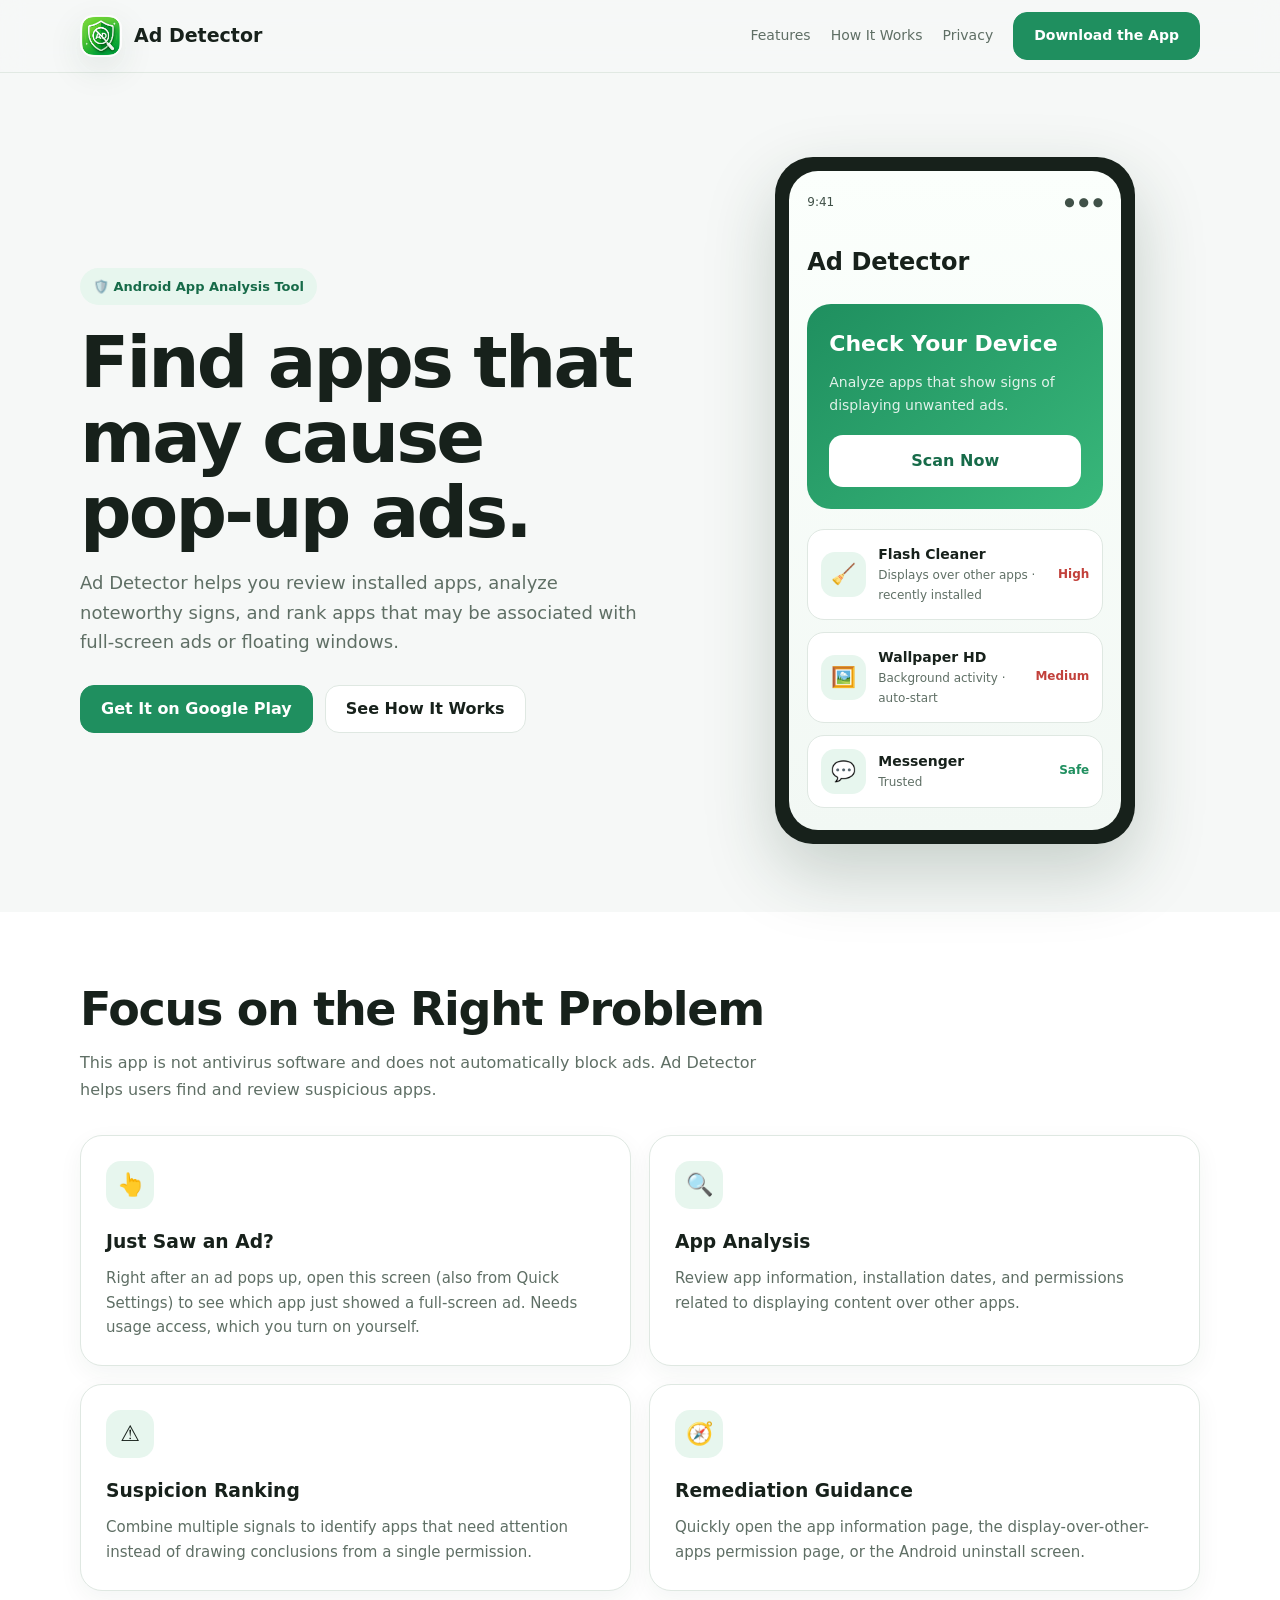
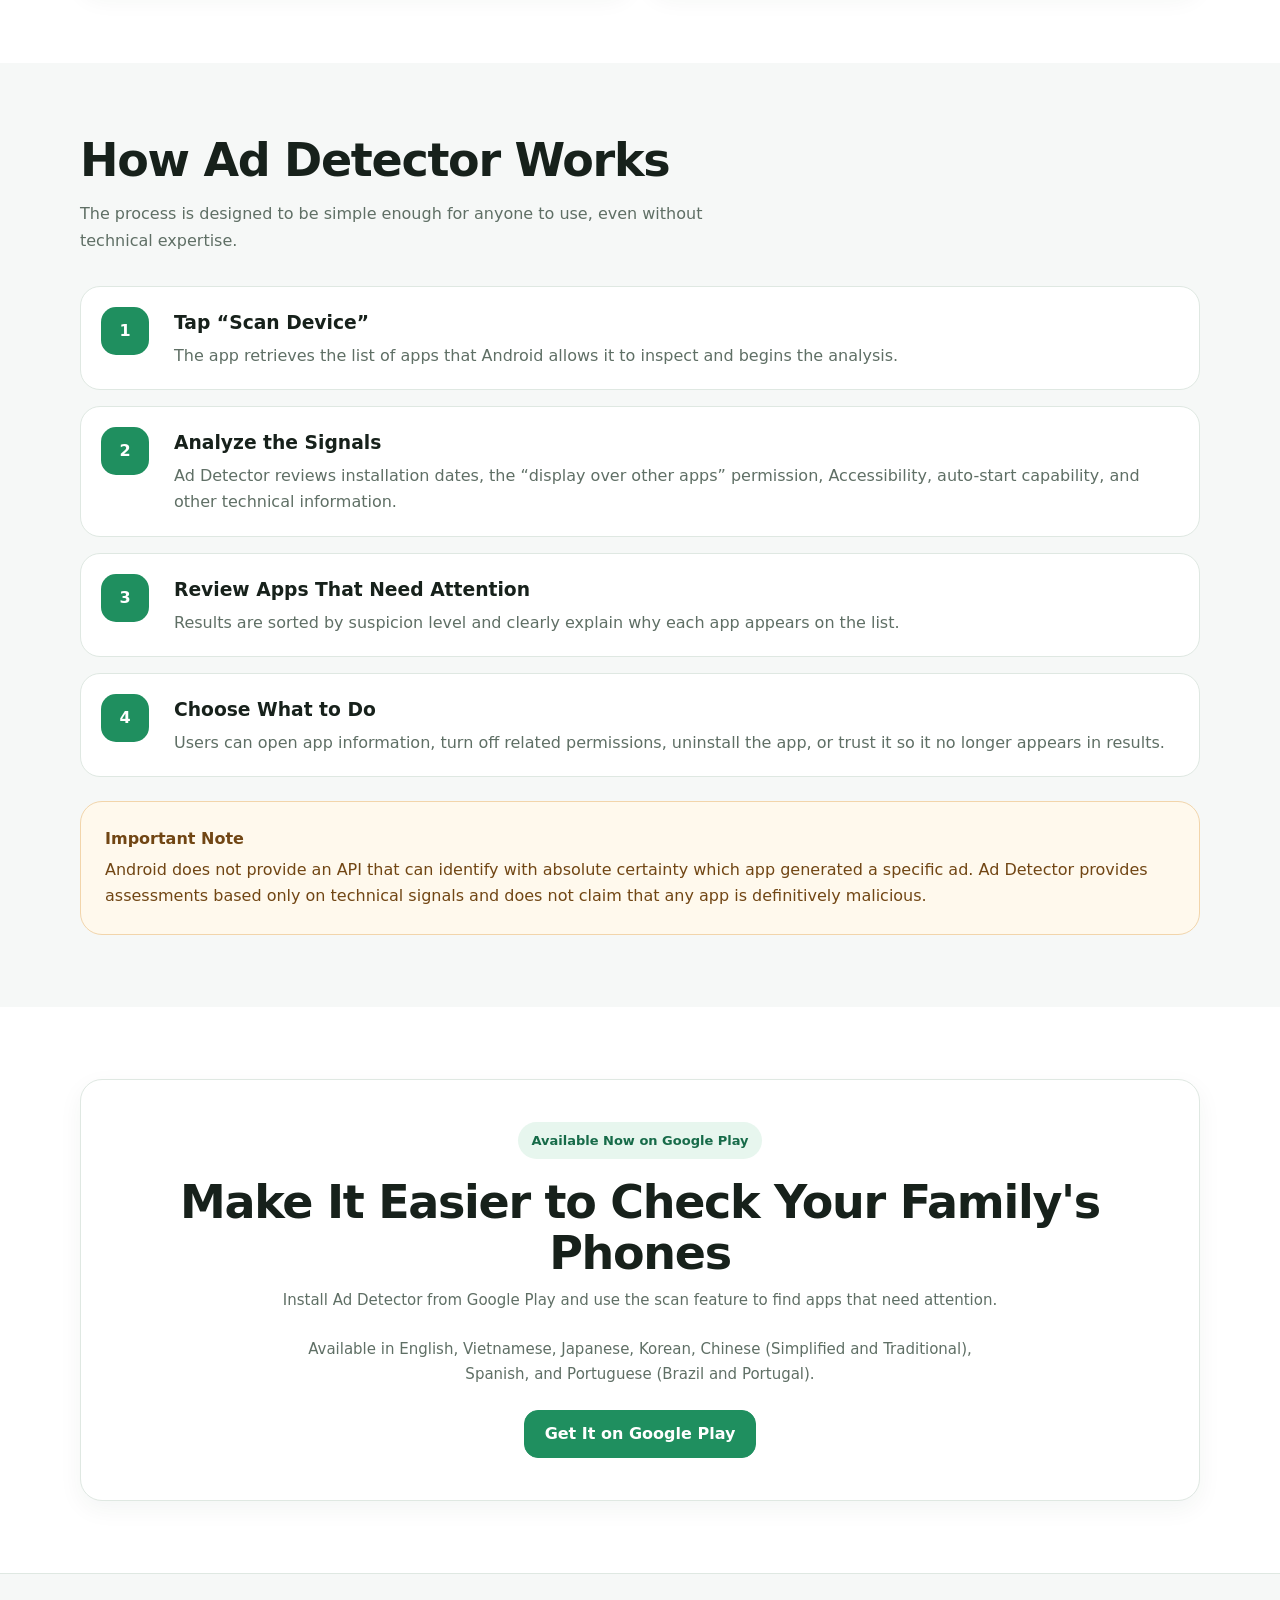
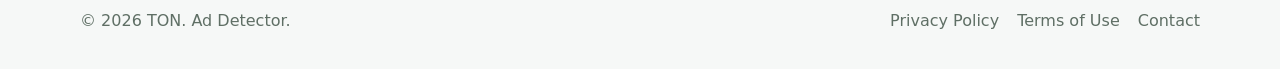
<file: index.html>
<!doctype html>
<html lang="en">
<head>
  <meta charset="utf-8">
  <meta name="viewport" content="width=device-width, initial-scale=1">
  <title>Ad Detector - Find Apps That May Cause Pop-up Ads</title>
  <meta name="description" content="Ad Detector analyzes the apps on your device and identifies apps showing suspicious signs associated with unwanted pop-up ads.">
  <link rel="icon" type="image/png" href="assets/logo.png">
  <link rel="stylesheet" href="assets/style.css">
</head>
<body>
  <nav class="nav">
    <div class="container nav-inner">
      <a class="brand" href="index.html">
        <img class="logo" src="assets/logo.png" alt="Ad Detector logo">
        <span>Ad Detector</span>
      </a>
      <div class="nav-links">
        <a href="#features">Features</a>
        <a href="#how">How It Works</a>
        <a href="privacy.html">Privacy</a>
        <a class="btn btn-primary" href="https://play.google.com/store/apps/details?id=com.ton.addetector">Download the App</a>
      </div>
    </div>
  </nav>

  <main>
    <section class="hero">
      <div class="container hero-grid">
        <div>
          <span class="badge">🛡️ Android App Analysis Tool</span>
          <h1>Find apps that may cause pop-up ads.</h1>
          <p>
            Ad Detector helps you review installed apps, analyze noteworthy signs,
            and rank apps that may be associated with full-screen ads or floating windows.
          </p>
          <div class="actions">
            <a class="btn btn-primary" href="https://play.google.com/store/apps/details?id=com.ton.addetector">Get It on Google Play</a>
            <a class="btn btn-secondary" href="#how">See How It Works</a>
          </div>
        </div>

        <div class="phone" aria-label="Ad Detector interface preview">
          <div class="phone-screen">
            <div class="phone-top"><span>9:41</span><span>● ● ●</span></div>
            <div class="app-title">Ad Detector</div>
            <div class="scan-card">
              <strong>Check Your Device</strong>
              <p>Analyze apps that show signs of displaying unwanted ads.</p>
              <div class="scan-button">Scan Now</div>
            </div>
            <div class="mini-list">
              <div class="mini-item">
                <div class="mini-icon">🧹</div>
                <div>
                  <div class="mini-title">Flash Cleaner</div>
                  <div class="mini-sub">Displays over other apps · recently installed</div>
                </div>
                <div class="risk">High</div>
              </div>
              <div class="mini-item">
                <div class="mini-icon">🖼️</div>
                <div>
                  <div class="mini-title">Wallpaper HD</div>
                  <div class="mini-sub">Background activity · auto-start</div>
                </div>
                <div class="risk">Medium</div>
              </div>
              <div class="mini-item">
                <div class="mini-icon">💬</div>
                <div>
                  <div class="mini-title">Messenger</div>
                  <div class="mini-sub">Trusted</div>
                </div>
                <div style="font-size:12px;font-weight:800;color:#1f8f5f">Safe</div>
              </div>
            </div>
          </div>
        </div>
      </div>
    </section>

    <section id="features" class="section section-white">
      <div class="container">
        <div class="section-head">
          <h2>Focus on the Right Problem</h2>
          <p>This app is not antivirus software and does not automatically block ads. Ad Detector helps users find and review suspicious apps.</p>
        </div>
        <div class="cards">
          <div class="card">
            <div class="card-icon">👆</div>
            <h3>Just Saw an Ad?</h3>
            <p>Right after an ad pops up, open this screen (also from Quick Settings) to see which app just showed a full-screen ad. Needs usage access, which you turn on yourself.</p>
          </div>
          <div class="card">
            <div class="card-icon">🔍</div>
            <h3>App Analysis</h3>
            <p>Review app information, installation dates, and permissions related to displaying content over other apps.</p>
          </div>
          <div class="card">
            <div class="card-icon">⚠️</div>
            <h3>Suspicion Ranking</h3>
            <p>Combine multiple signals to identify apps that need attention instead of drawing conclusions from a single permission.</p>
          </div>
          <div class="card">
            <div class="card-icon">🧭</div>
            <h3>Remediation Guidance</h3>
            <p>Quickly open the app information page, the display-over-other-apps permission page, or the Android uninstall screen.</p>
          </div>
        </div>
      </div>
    </section>

    <section id="how" class="section">
      <div class="container">
        <div class="section-head">
          <h2>How Ad Detector Works</h2>
          <p>The process is designed to be simple enough for anyone to use, even without technical expertise.</p>
        </div>
        <div class="steps">
          <div class="step">
            <div>
              <h3>Tap “Scan Device”</h3>
              <p>The app retrieves the list of apps that Android allows it to inspect and begins the analysis.</p>
            </div>
          </div>
          <div class="step">
            <div>
              <h3>Analyze the Signals</h3>
              <p>Ad Detector reviews installation dates, the “display over other apps” permission, Accessibility, auto-start capability, and other technical information.</p>
            </div>
          </div>
          <div class="step">
            <div>
              <h3>Review Apps That Need Attention</h3>
              <p>Results are sorted by suspicion level and clearly explain why each app appears on the list.</p>
            </div>
          </div>
          <div class="step">
            <div>
              <h3>Choose What to Do</h3>
              <p>Users can open app information, turn off related permissions, uninstall the app, or trust it so it no longer appears in results.</p>
            </div>
          </div>
        </div>

        <div class="notice" style="margin-top:24px">
          <strong>Important Note</strong>
          Android does not provide an API that can identify with absolute certainty which app generated a specific ad.
          Ad Detector provides assessments based only on technical signals and does not claim that any app is definitively malicious.
        </div>
      </div>
    </section>

    <section id="download" class="section section-white">
      <div class="container">
        <div class="card" style="text-align:center;padding:42px">
          <span class="badge">Available Now on Google Play</span>
          <h2 style="margin:18px 0 10px">Make It Easier to Check Your Family's Phones</h2>
          <p class="lead" style="max-width:720px;margin:0 auto 24px">
            Install Ad Detector from Google Play and use the scan feature to find apps that need attention.
          </p>
          <p style="margin:0 auto 24px;max-width:720px">
            Available in English, Vietnamese, Japanese, Korean, Chinese (Simplified and Traditional), Spanish, and Portuguese (Brazil and Portugal).
          </p>
          <a class="btn btn-primary" href="https://play.google.com/store/apps/details?id=com.ton.addetector">Get It on Google Play</a>
        </div>
      </div>
    </section>
  </main>

  <footer class="footer">
    <div class="container footer-inner">
      <div>© 2026 TON. Ad Detector.</div>
      <div class="footer-links">
        <a href="privacy.html">Privacy Policy</a>
        <a href="terms.html">Terms of Use</a>
        <a href="mailto:toandv5@gmail.com">Contact</a>
      </div>
    </div>
  </footer>
</body>
</html>
</file>
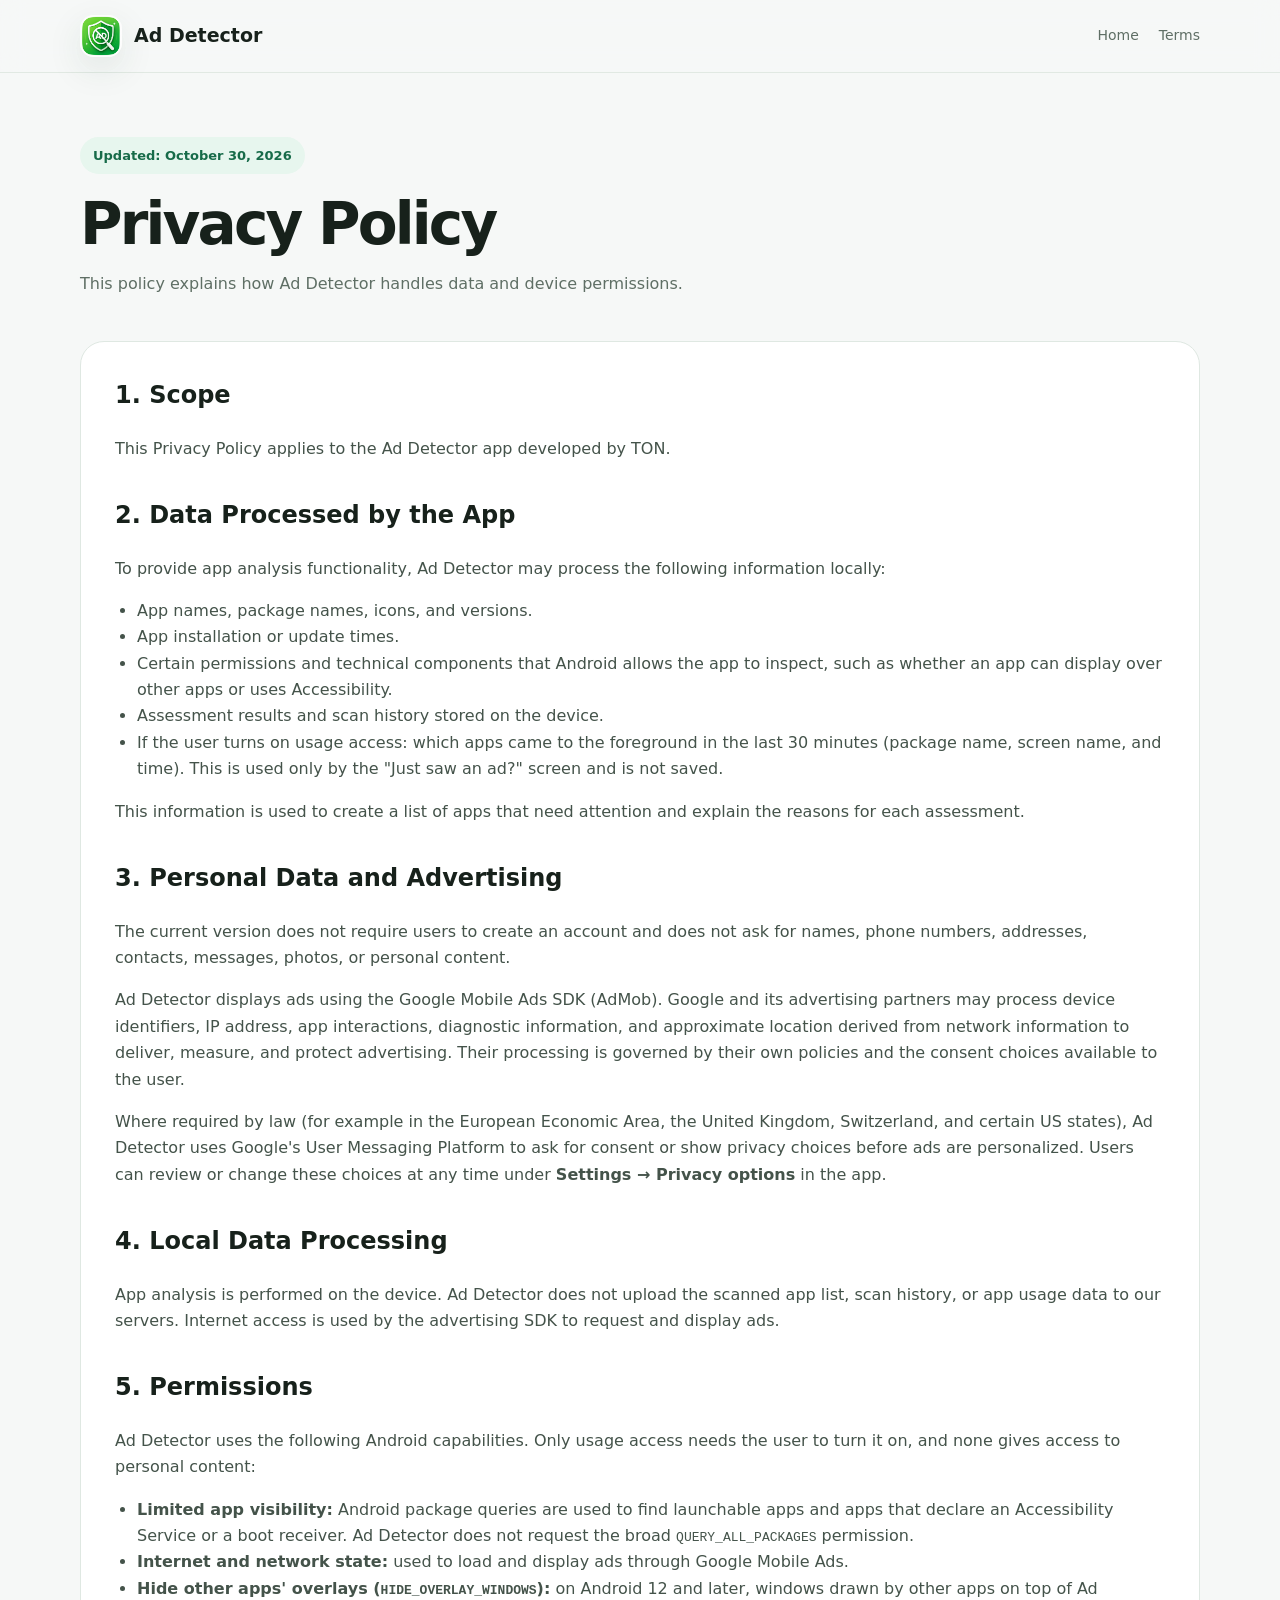
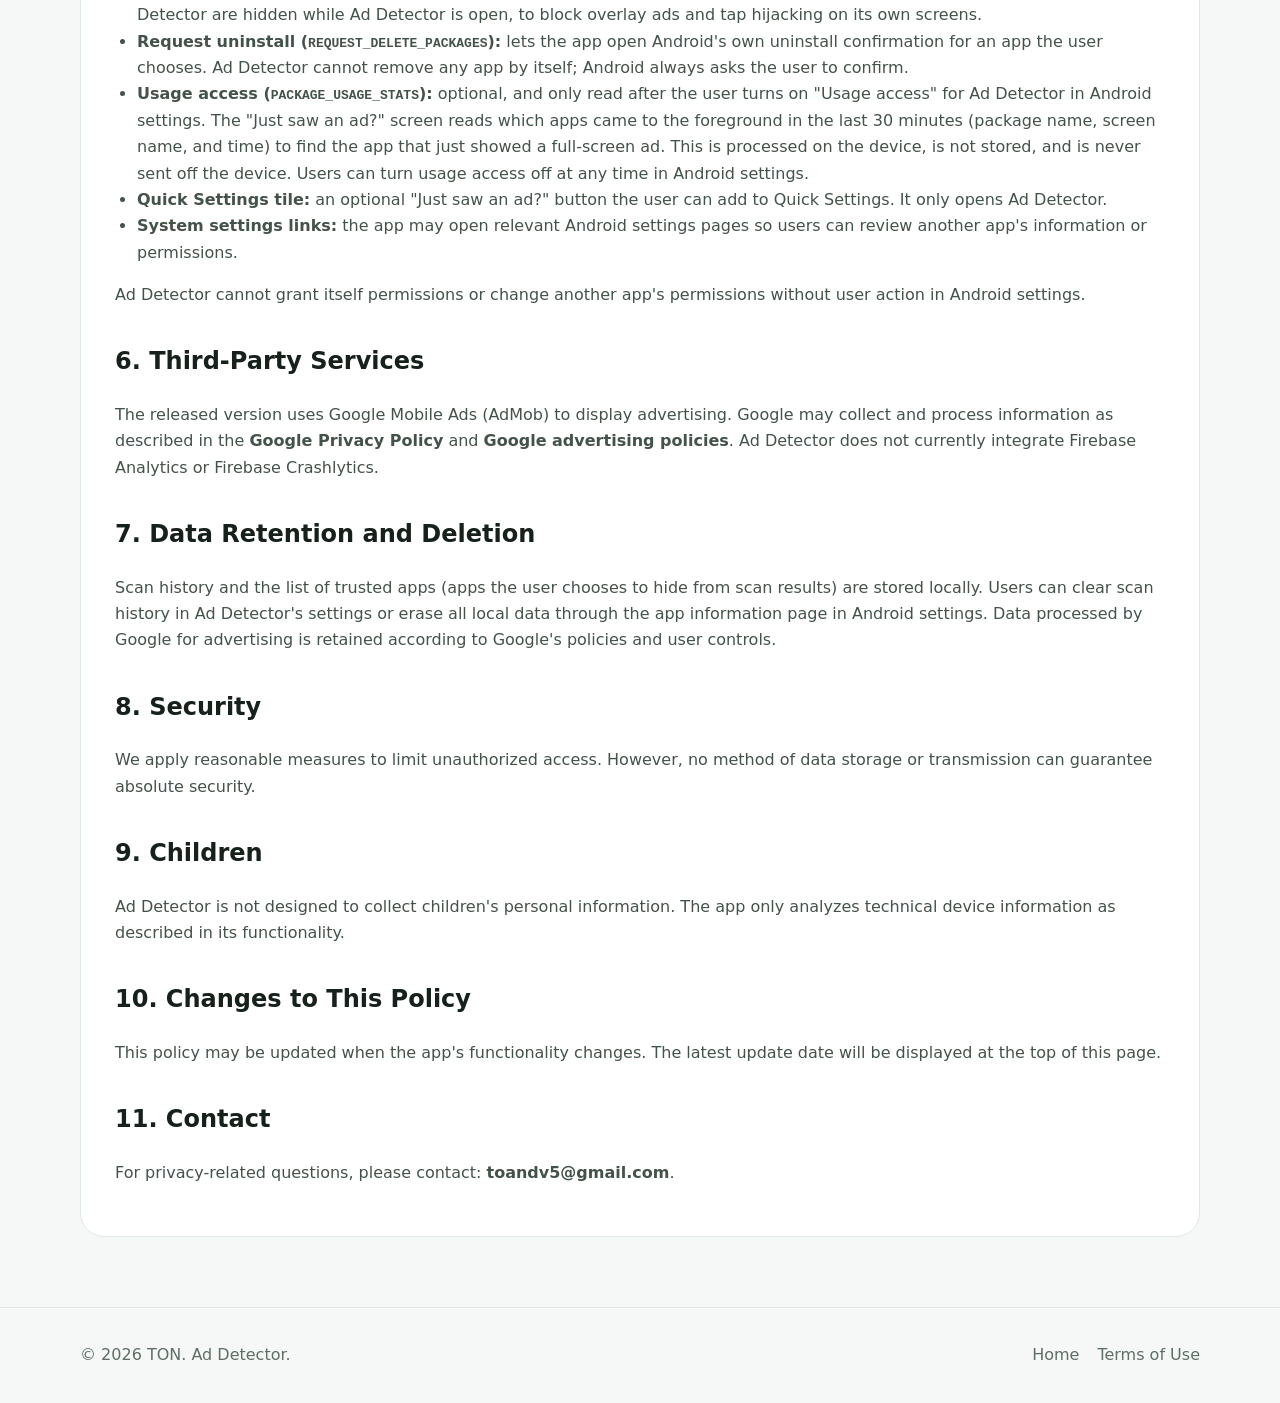
<file: privacy.html>
<!doctype html>
<html lang="en">
<head>
  <meta charset="utf-8">
  <meta name="viewport" content="width=device-width, initial-scale=1">
  <title>Privacy Policy - Ad Detector</title>
  <link rel="icon" type="image/png" href="assets/logo.png">
  <link rel="stylesheet" href="assets/style.css">
</head>
<body>
  <nav class="nav">
    <div class="container nav-inner">
      <a class="brand" href="index.html"><img class="logo" src="assets/logo.png" alt="Ad Detector logo"><span>Ad Detector</span></a>
      <div class="nav-links"><a href="index.html">Home</a><a href="terms.html">Terms</a></div>
    </div>
  </nav>

  <header class="page-header">
    <div class="container">
      <span class="badge">Updated: October 30, 2026</span>
      <h1>Privacy Policy</h1>
      <p class="lead">This policy explains how Ad Detector handles data and device permissions.</p>
    </div>
  </header>

  <main class="legal">
    <div class="container">
      <article>
        <h2>1. Scope</h2>
        <p>This Privacy Policy applies to the Ad Detector app developed by TON.</p>

        <h2>2. Data Processed by the App</h2>
        <p>To provide app analysis functionality, Ad Detector may process the following information locally:</p>
        <ul>
          <li>App names, package names, icons, and versions.</li>
          <li>App installation or update times.</li>
          <li>Certain permissions and technical components that Android allows the app to inspect, such as whether an app can display over other apps or uses Accessibility.</li>
          <li>Assessment results and scan history stored on the device.</li>
          <li>If the user turns on usage access: which apps came to the foreground in the last 30 minutes (package name, screen name, and time). This is used only by the "Just saw an ad?" screen and is not saved.</li>
        </ul>
        <p>This information is used to create a list of apps that need attention and explain the reasons for each assessment.</p>

        <h2>3. Personal Data and Advertising</h2>
        <p>The current version does not require users to create an account and does not ask for names, phone numbers, addresses, contacts, messages, photos, or personal content.</p>
        <p>Ad Detector displays ads using the Google Mobile Ads SDK (AdMob). Google and its advertising partners may process device identifiers, IP address, app interactions, diagnostic information, and approximate location derived from network information to deliver, measure, and protect advertising. Their processing is governed by their own policies and the consent choices available to the user.</p>
        <p>Where required by law (for example in the European Economic Area, the United Kingdom, Switzerland, and certain US states), Ad Detector uses Google's User Messaging Platform to ask for consent or show privacy choices before ads are personalized. Users can review or change these choices at any time under <strong>Settings → Privacy options</strong> in the app.</p>

        <h2>4. Local Data Processing</h2>
        <p>App analysis is performed on the device. Ad Detector does not upload the scanned app list, scan history, or app usage data to our servers. Internet access is used by the advertising SDK to request and display ads.</p>

        <h2>5. Permissions</h2>
        <p>Ad Detector uses the following Android capabilities. Only usage access needs the user to turn it on, and none gives access to personal content:</p>
        <ul>
          <li><strong>Limited app visibility:</strong> Android package queries are used to find launchable apps and apps that declare an Accessibility Service or a boot receiver. Ad Detector does not request the broad <code>QUERY_ALL_PACKAGES</code> permission.</li>
          <li><strong>Internet and network state:</strong> used to load and display ads through Google Mobile Ads.</li>
          <li><strong>Hide other apps' overlays (<code>HIDE_OVERLAY_WINDOWS</code>):</strong> on Android 12 and later, windows drawn by other apps on top of Ad Detector are hidden while Ad Detector is open, to block overlay ads and tap hijacking on its own screens.</li>
          <li><strong>Request uninstall (<code>REQUEST_DELETE_PACKAGES</code>):</strong> lets the app open Android's own uninstall confirmation for an app the user chooses. Ad Detector cannot remove any app by itself; Android always asks the user to confirm.</li>
          <li><strong>Usage access (<code>PACKAGE_USAGE_STATS</code>):</strong> optional, and only read after the user turns on "Usage access" for Ad Detector in Android settings. The "Just saw an ad?" screen reads which apps came to the foreground in the last 30 minutes (package name, screen name, and time) to find the app that just showed a full-screen ad. This is processed on the device, is not stored, and is never sent off the device. Users can turn usage access off at any time in Android settings.</li>
          <li><strong>Quick Settings tile:</strong> an optional "Just saw an ad?" button the user can add to Quick Settings. It only opens Ad Detector.</li>
          <li><strong>System settings links:</strong> the app may open relevant Android settings pages so users can review another app's information or permissions.</li>
        </ul>
        <p>Ad Detector cannot grant itself permissions or change another app's permissions without user action in Android settings.</p>

        <h2>6. Third-Party Services</h2>
        <p>The released version uses Google Mobile Ads (AdMob) to display advertising. Google may collect and process information as described in the <a href="https://policies.google.com/privacy"><strong>Google Privacy Policy</strong></a> and <a href="https://policies.google.com/technologies/ads"><strong>Google advertising policies</strong></a>. Ad Detector does not currently integrate Firebase Analytics or Firebase Crashlytics.</p>

        <h2>7. Data Retention and Deletion</h2>
        <p>Scan history and the list of trusted apps (apps the user chooses to hide from scan results) are stored locally. Users can clear scan history in Ad Detector's settings or erase all local data through the app information page in Android settings. Data processed by Google for advertising is retained according to Google's policies and user controls.</p>

        <h2>8. Security</h2>
        <p>We apply reasonable measures to limit unauthorized access. However, no method of data storage or transmission can guarantee absolute security.</p>

        <h2>9. Children</h2>
        <p>Ad Detector is not designed to collect children's personal information. The app only analyzes technical device information as described in its functionality.</p>

        <h2>10. Changes to This Policy</h2>
        <p>This policy may be updated when the app's functionality changes. The latest update date will be displayed at the top of this page.</p>

        <h2>11. Contact</h2>
        <p>For privacy-related questions, please contact: <a href="mailto:toandv5@gmail.com"><strong>toandv5@gmail.com</strong></a>.</p>
      </article>
    </div>
  </main>

  <footer class="footer">
    <div class="container footer-inner">
      <div>© 2026 TON. Ad Detector.</div>
      <div class="footer-links"><a href="index.html">Home</a><a href="terms.html">Terms of Use</a></div>
    </div>
  </footer>
</body>
</html>
</file>
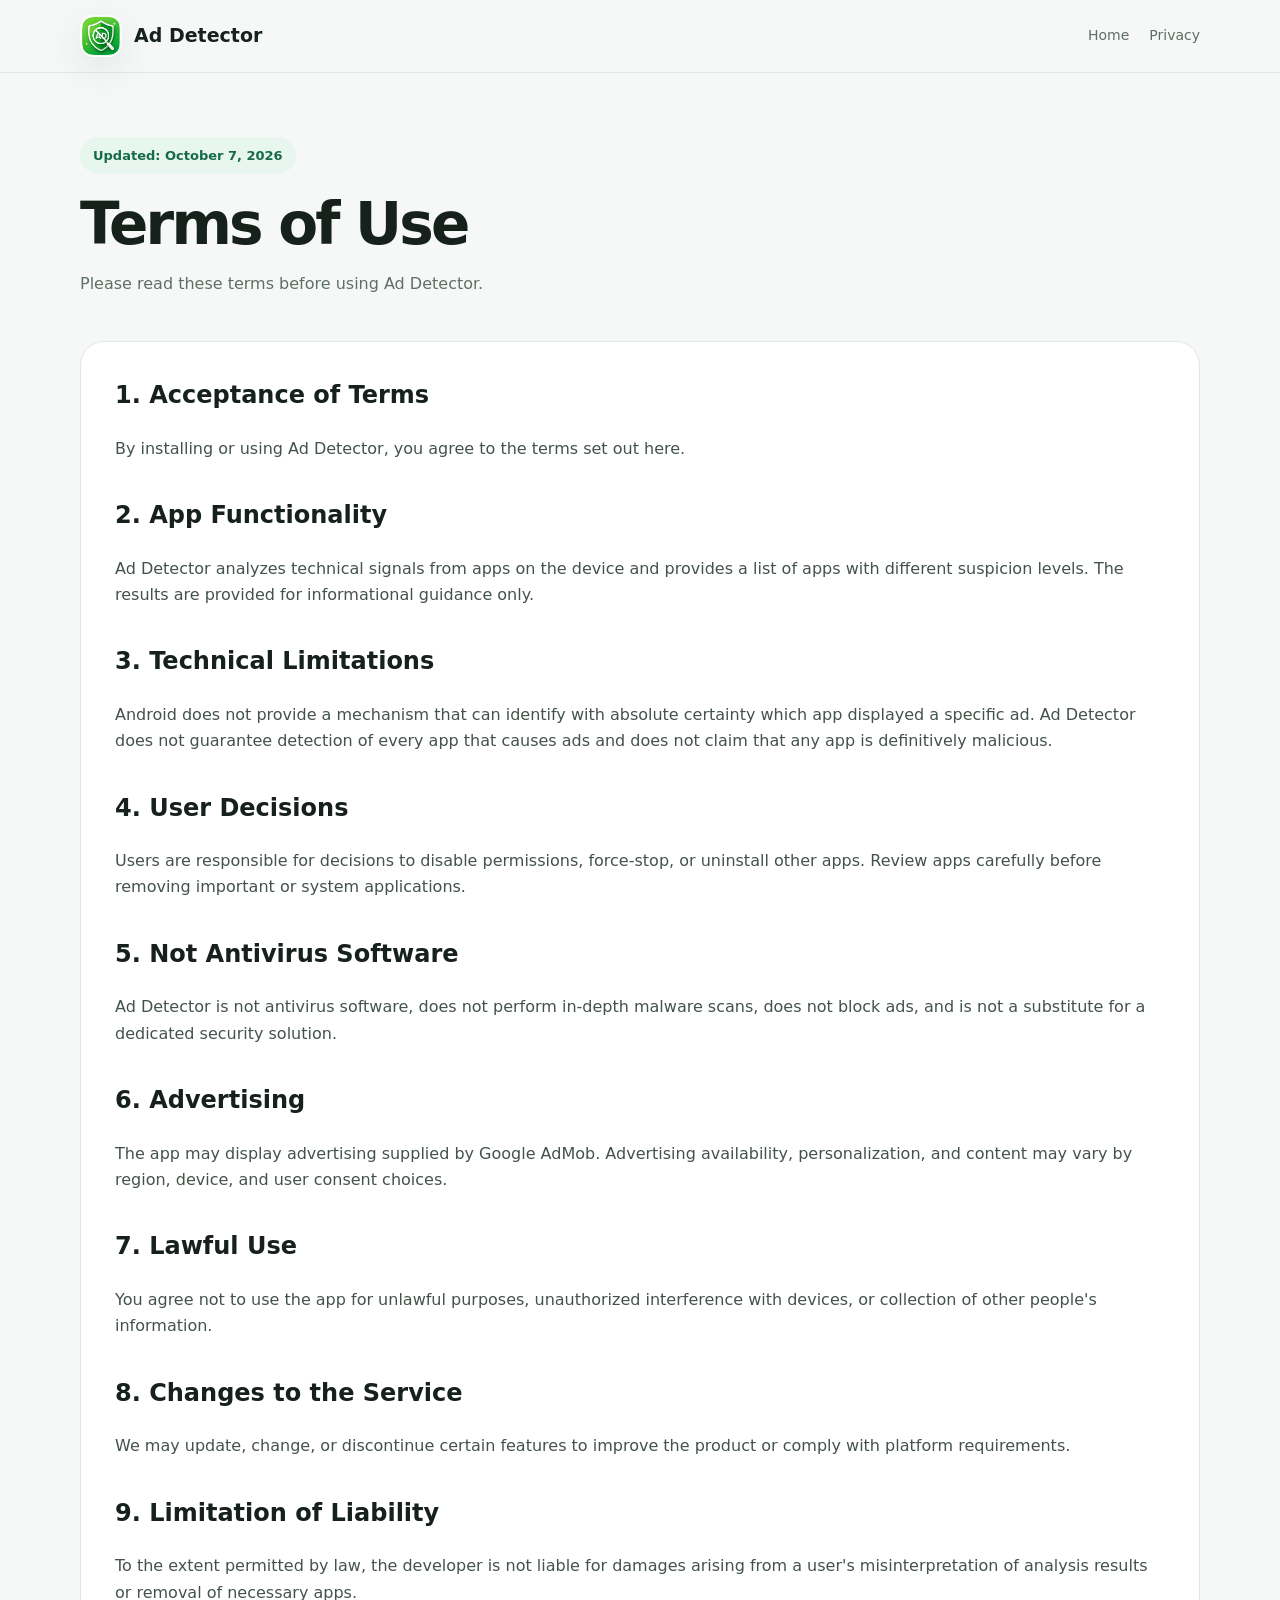
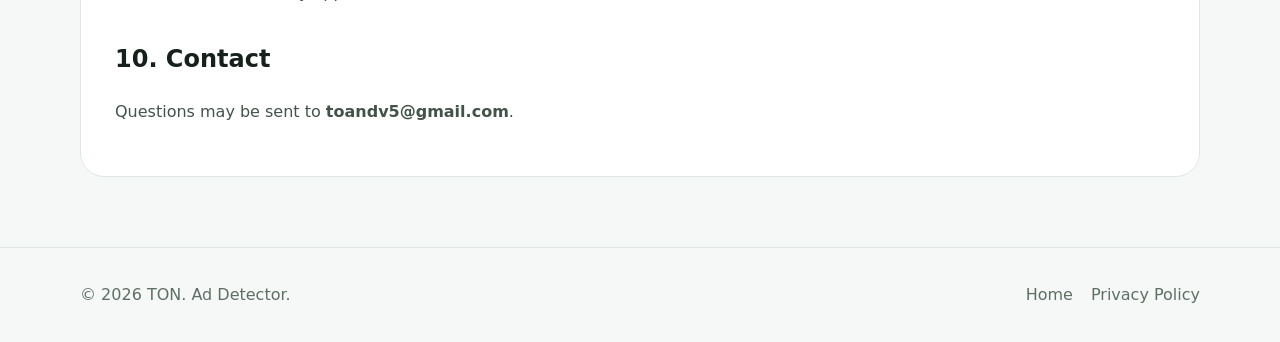
<file: terms.html>
<!doctype html>
<html lang="en">
<head>
  <meta charset="utf-8">
  <meta name="viewport" content="width=device-width, initial-scale=1">
  <title>Terms of Use - Ad Detector</title>
  <link rel="icon" type="image/png" href="assets/logo.png">
  <link rel="stylesheet" href="assets/style.css">
</head>
<body>
  <nav class="nav">
    <div class="container nav-inner">
      <a class="brand" href="index.html"><img class="logo" src="assets/logo.png" alt="Ad Detector logo"><span>Ad Detector</span></a>
      <div class="nav-links"><a href="index.html">Home</a><a href="privacy.html">Privacy</a></div>
    </div>
  </nav>

  <header class="page-header">
    <div class="container">
      <span class="badge">Updated: October 7, 2026</span>
      <h1>Terms of Use</h1>
      <p class="lead">Please read these terms before using Ad Detector.</p>
    </div>
  </header>

  <main class="legal">
    <div class="container">
      <article>
        <h2>1. Acceptance of Terms</h2>
        <p>By installing or using Ad Detector, you agree to the terms set out here.</p>

        <h2>2. App Functionality</h2>
        <p>Ad Detector analyzes technical signals from apps on the device and provides a list of apps with different suspicion levels. The results are provided for informational guidance only.</p>

        <h2>3. Technical Limitations</h2>
        <p>Android does not provide a mechanism that can identify with absolute certainty which app displayed a specific ad. Ad Detector does not guarantee detection of every app that causes ads and does not claim that any app is definitively malicious.</p>

        <h2>4. User Decisions</h2>
        <p>Users are responsible for decisions to disable permissions, force-stop, or uninstall other apps. Review apps carefully before removing important or system applications.</p>

        <h2>5. Not Antivirus Software</h2>
        <p>Ad Detector is not antivirus software, does not perform in-depth malware scans, does not block ads, and is not a substitute for a dedicated security solution.</p>

        <h2>6. Advertising</h2>
        <p>The app may display advertising supplied by Google AdMob. Advertising availability, personalization, and content may vary by region, device, and user consent choices.</p>

        <h2>7. Lawful Use</h2>
        <p>You agree not to use the app for unlawful purposes, unauthorized interference with devices, or collection of other people's information.</p>

        <h2>8. Changes to the Service</h2>
        <p>We may update, change, or discontinue certain features to improve the product or comply with platform requirements.</p>

        <h2>9. Limitation of Liability</h2>
        <p>To the extent permitted by law, the developer is not liable for damages arising from a user's misinterpretation of analysis results or removal of necessary apps.</p>

        <h2>10. Contact</h2>
        <p>Questions may be sent to <a href="mailto:toandv5@gmail.com"><strong>toandv5@gmail.com</strong></a>.</p>
      </article>
    </div>
  </main>

  <footer class="footer">
    <div class="container footer-inner">
      <div>© 2026 TON. Ad Detector.</div>
      <div class="footer-links"><a href="index.html">Home</a><a href="privacy.html">Privacy Policy</a></div>
    </div>
  </footer>
</body>
</html>
</file>
<file: assets/style.css>
:root {
  --bg: #f6f8f7;
  --surface: #ffffff;
  --text: #17211b;
  --muted: #5f6f65;
  --primary: #1f8f5f;
  --primary-dark: #176b49;
  --accent: #e7f6ee;
  --warning: #d97706;
  --danger: #c2413b;
  --border: #dfe8e2;
  --shadow: 0 12px 35px rgba(29, 73, 50, .10);
}

* { box-sizing: border-box; }
html { scroll-behavior: smooth; }
body {
  margin: 0;
  font-family: Inter, ui-sans-serif, system-ui, -apple-system, BlinkMacSystemFont, "Segoe UI", sans-serif;
  color: var(--text);
  background: var(--bg);
  line-height: 1.65;
}
a { color: inherit; text-decoration: none; }
img { max-width: 100%; }

.container {
  width: min(1120px, calc(100% - 32px));
  margin: 0 auto;
}

.nav {
  position: sticky;
  top: 0;
  z-index: 20;
  backdrop-filter: blur(12px);
  background: rgba(246,248,247,.88);
  border-bottom: 1px solid rgba(223,232,226,.9);
}
.nav-inner {
  height: 72px;
  display: flex;
  align-items: center;
  justify-content: space-between;
  gap: 20px;
}
.brand {
  display: flex;
  align-items: center;
  gap: 12px;
  font-weight: 800;
  font-size: 19px;
}
.logo {
  width: 42px;
  height: 42px;
  border-radius: 14px;
  display: block;
  object-fit: cover;
  box-shadow: var(--shadow);
}
.nav-links {
  display: flex;
  align-items: center;
  gap: 20px;
  color: var(--muted);
  font-size: 14px;
}
.nav-links a:hover { color: var(--primary); }

.hero {
  padding: 84px 0 68px;
}
.hero-grid {
  display: grid;
  grid-template-columns: 1.08fr .92fr;
  align-items: center;
  gap: 56px;
}
.badge {
  display: inline-flex;
  align-items: center;
  gap: 8px;
  padding: 8px 13px;
  border-radius: 999px;
  color: var(--primary-dark);
  background: var(--accent);
  font-size: 13px;
  font-weight: 700;
}
h1 {
  margin: 20px 0 18px;
  font-size: clamp(42px, 6vw, 72px);
  line-height: 1.04;
  letter-spacing: -2.8px;
}
.hero p {
  margin: 0 0 28px;
  color: var(--muted);
  font-size: 18px;
  max-width: 680px;
}
.actions {
  display: flex;
  flex-wrap: wrap;
  gap: 12px;
}
.btn {
  min-height: 48px;
  padding: 0 20px;
  border-radius: 14px;
  display: inline-flex;
  align-items: center;
  justify-content: center;
  font-weight: 750;
  border: 1px solid var(--border);
}
.btn-primary {
  color: #fff;
  background: var(--primary);
  border-color: var(--primary);
}
.btn-primary:hover { background: var(--primary-dark); }
.btn-secondary {
  color: var(--text);
  background: var(--surface);
}
.btn-secondary:hover { border-color: var(--primary); }

.phone {
  width: min(360px, 100%);
  margin: auto;
  padding: 14px;
  border-radius: 38px;
  background: #17211b;
  box-shadow: 0 28px 70px rgba(26,62,43,.22);
}
.phone-screen {
  min-height: 610px;
  padding: 22px 18px;
  border-radius: 29px;
  background: linear-gradient(180deg, #fbfffc, #f2f8f4);
}
.phone-top {
  display: flex;
  justify-content: space-between;
  color: #405148;
  font-size: 12px;
}
.app-title {
  margin-top: 30px;
  font-size: 24px;
  font-weight: 800;
}
.scan-card {
  margin-top: 22px;
  padding: 22px;
  border-radius: 24px;
  color: white;
  background: linear-gradient(140deg, var(--primary), #38b77a);
}
.scan-card strong { font-size: 22px; display: block; }
.scan-card p { color: rgba(255,255,255,.86); font-size: 14px; margin: 8px 0 18px; }
.scan-button {
  padding: 13px 18px;
  border-radius: 14px;
  color: var(--primary-dark);
  background: #fff;
  text-align: center;
  font-weight: 800;
}
.mini-list { margin-top: 20px; display: grid; gap: 12px; }
.mini-item {
  display: grid;
  grid-template-columns: 45px 1fr auto;
  align-items: center;
  gap: 12px;
  padding: 13px;
  border: 1px solid var(--border);
  background: white;
  border-radius: 17px;
}
.mini-icon {
  width: 45px; height: 45px; border-radius: 14px;
  display: grid; place-items: center;
  background: var(--accent); font-size: 20px;
}
.mini-title { font-weight: 800; font-size: 14px; }
.mini-sub { color: var(--muted); font-size: 12px; }
.risk { font-size: 12px; font-weight: 800; color: var(--danger); }

.section { padding: 72px 0; }
.section-white { background: white; }
.section-head { max-width: 700px; margin-bottom: 32px; }
.section h2 {
  margin: 0 0 12px;
  font-size: clamp(30px, 4vw, 46px);
  line-height: 1.1;
  letter-spacing: -1.3px;
}
.section-head p, .lead { color: var(--muted); }

.cards {
  display: grid;
  grid-template-columns: repeat(2, 1fr);
  gap: 18px;
}
.card {
  padding: 25px;
  border: 1px solid var(--border);
  border-radius: 22px;
  background: var(--surface);
  box-shadow: 0 8px 25px rgba(25,63,42,.05);
}
.card-icon {
  width: 48px; height: 48px;
  border-radius: 15px;
  display: grid; place-items: center;
  background: var(--accent);
  font-size: 22px;
}
.card h3 { margin: 18px 0 8px; }
.card p { margin: 0; color: var(--muted); font-size: 15px; }

.steps {
  counter-reset: step;
  display: grid;
  gap: 16px;
}
.step {
  display: grid;
  grid-template-columns: 55px 1fr;
  gap: 18px;
  align-items: start;
  padding: 20px;
  border-radius: 20px;
  background: var(--surface);
  border: 1px solid var(--border);
}
.step::before {
  counter-increment: step;
  content: counter(step);
  width: 48px; height: 48px;
  display: grid; place-items: center;
  border-radius: 15px;
  color: white; background: var(--primary);
  font-weight: 850;
}
.step h3 { margin: 1px 0 4px; }
.step p { margin: 0; color: var(--muted); }

.notice {
  padding: 24px;
  border-radius: 22px;
  border: 1px solid #f2d5ab;
  background: #fff9ed;
  color: #714614;
}
.notice strong { display: block; margin-bottom: 4px; }

.footer {
  padding: 34px 0;
  color: var(--muted);
  border-top: 1px solid var(--border);
}
.footer-inner {
  display: flex;
  justify-content: space-between;
  gap: 20px;
  flex-wrap: wrap;
}
.footer-links { display: flex; gap: 18px; }

.page-header {
  padding: 64px 0 28px;
}
.page-header h1 {
  font-size: clamp(38px, 5vw, 58px);
  margin-bottom: 10px;
}
.legal {
  padding-bottom: 70px;
}
.legal article {
  padding: 34px;
  border-radius: 24px;
  border: 1px solid var(--border);
  background: var(--surface);
}
.legal h2 { margin-top: 34px; font-size: 24px; }
.legal h2:first-child { margin-top: 0; }
.legal p, .legal li { color: #44534a; }
.legal ul { padding-left: 22px; }

@media (max-width: 860px) {
  .hero-grid { grid-template-columns: 1fr; }
  .hero { padding-top: 56px; }
  .cards { grid-template-columns: 1fr; }
  .nav-links a:not(.btn) { display: none; }
}
</file>
